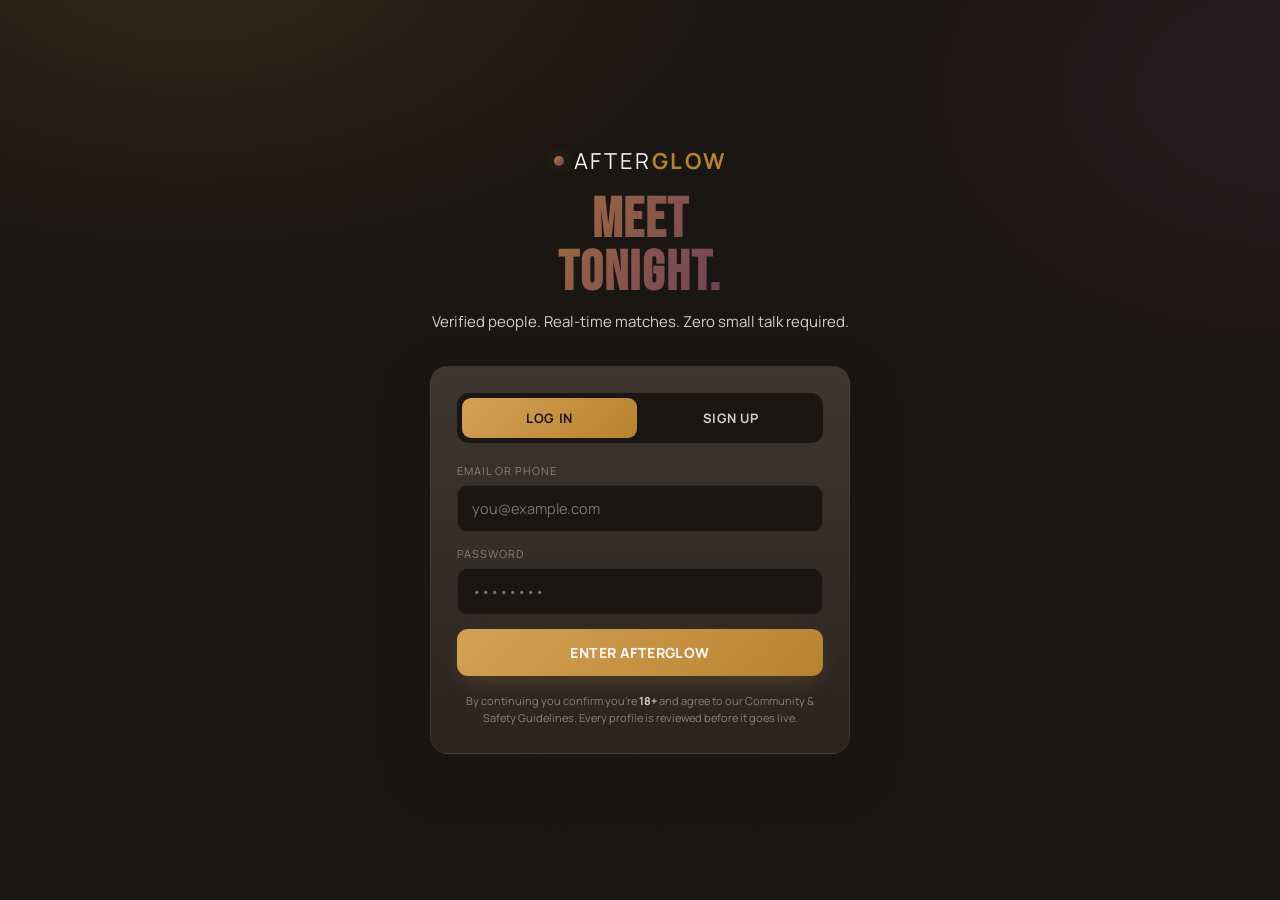
<file: index.html>
<!DOCTYPE html>
<html lang="en">
<head>
<meta charset="UTF-8">
<meta name="viewport" content="width=device-width, initial-scale=1.0, maximum-scale=1, user-scalable=no">
<title>AFTERGLOW — Find your match</title>
<link rel="preconnect" href="https://fonts.googleapis.com">
<link href="https://fonts.googleapis.com/css2?family=Bebas+Neue&family=DM+Mono:wght@400;500&family=Manrope:wght@400;500;600;700;800&display=swap" rel="stylesheet">

<link rel="stylesheet" href="css/variables.css">
<link rel="stylesheet" href="css/base.css">
<link rel="stylesheet" href="css/components.css">
<link rel="stylesheet" href="css/auth.css">
</head>
<body>

<div id="app">
  <section id="screen-auth" class="screen active">
    <div class="auth-wrap">
      <div class="auth-hero">
        <div class="brandmark"><span class="dot"></span><span class="word">AFTER<b>GLOW</b></span></div>
        <h1>MEET<br>TONIGHT.</h1>
        <p>Verified people. Real-time matches. Zero small talk required.</p>
      </div>

      <div class="card">
        <div class="tabs">
          <button id="tab-login" class="active" onclick="switchAuthTab('login')">Log In</button>
          <button id="tab-signup" onclick="switchAuthTab('signup')">Sign Up</button>
        </div>

        <!-- LOGIN -->
        <form id="form-login" onsubmit="return handleLogin(event)">
          <div class="field">
            <label>Email or phone</label>
            <input type="text" id="login-id" placeholder="you@example.com" required>
          </div>
          <div class="field">
            <label>Password</label>
            <input type="password" id="login-pw" placeholder="••••••••" required>
          </div>
          <button type="submit" class="btn btn-primary">Enter Afterglow</button>
        </form>

        <!-- SIGNUP -->
        <form id="form-signup" style="display:none" onsubmit="return handleSignup(event)">
          <div class="field">
            <label>Email</label>
            <input type="email" id="signup-email" placeholder="you@example.com" required>
          </div>
          <div class="field">
            <label>Password</label>
            <input type="password" id="signup-pw" placeholder="8+ characters" minlength="8" required>
          </div>
          <div class="field">
            <label>Date of birth</label>
            <input type="date" id="signup-dob" required>
            <div class="error" id="dob-error">You must be 18 or older to join.</div>
          </div>
          <button type="submit" class="btn btn-primary">Create Account</button>
        </form>

        <p class="legal">By continuing you confirm you're <b>18+</b> and agree to our Community &amp; Safety Guidelines. Every profile is reviewed before it goes live.</p>
      </div>
    </div>
  </section>
</div>

<div class="toast" id="toast"></div>

<script src="js/state.js"></script>
<script src="js/utils.js"></script>
<script src="js/auth.js"></script>
</body>
</html>
</file>
<file: css/variables.css>
/* ============ DESIGN TOKENS ============ */
:root{
  --amber-50:#FFF8F0;
  --amber-100:#FFECD6;
  --amber-400:#D4A056;
  --amber-500:#B8832E;
  --amber-600:#96641F;
  --warm-900:#1A1614;
  --warm-700:#3D3631;
  --warm-400:#8C8279;
  --warm-200:#D6CFC7;
  --warm-50:#F7F4F1;
  --plum-500:#6B3A5E;
  --plum-700:#4A2642;
  --rose-500:#C45B5B;
  --sage-500:#5B8C6B;
  --sky-400:#6B9DC4;

  --navy-950:var(--warm-900);
  --navy-900:#2A2420;
  --navy-800:var(--warm-700);
  --navy-700:#4A423D;
  --navy-600:#5B554F;
  --gold:var(--amber-400);
  --gold-bright:var(--amber-500);
  --cyan:var(--plum-500);
  --cyan-dim:var(--plum-700);
  --pink:var(--rose-500);
  --text-hi:var(--warm-50);
  --text-mid:var(--warm-200);
  --text-low:var(--warm-400);
  --danger:var(--rose-500);
  --ok:var(--sage-500);
  --radius:18px;
  --shadow-lift:0 20px 60px -15px rgba(26,22,20,.65);
}
</file>
<file: css/base.css>
/* ============ RESET + BASE TYPOGRAPHY ============ */
*{box-sizing:border-box; margin:0; padding:0;}
html,body{height:100%;}
body{
  font-family:'Manrope',sans-serif;
  background:
    radial-gradient(ellipse 900px 500px at 15% -5%, rgba(184,131,46,.16), transparent 60%),
    radial-gradient(ellipse 700px 500px at 100% 10%, rgba(107,58,94,.18), transparent 55%),
    var(--navy-950);
  color:var(--text-hi);
  min-height:100vh;
  overflow-x:hidden;
  position:relative;
}
body::before{
  content:"";
  position:fixed; inset:0; pointer-events:none; z-index:0;
  background-image:
    repeating-linear-gradient(115deg, rgba(255,255,255,.012) 0px, rgba(255,255,255,.012) 1px, transparent 1px, transparent 3px);
  opacity:.5;
}
h1,h2,h3,.display{ font-family:'Bebas Neue',sans-serif; letter-spacing:.03em; }
.mono{ font-family:'DM Mono',monospace; letter-spacing:.02em; }
a{color:inherit; text-decoration:none;}
button{font-family:inherit; cursor:pointer;}
::selection{background:var(--amber-500); color:var(--warm-50);}

.brandmark{ display:flex; align-items:center; gap:10px; }
.brandmark .dot{
  width:10px; height:10px; border-radius:50%;
  background:linear-gradient(135deg,var(--amber-500),var(--plum-500));
  box-shadow:0 0 16px rgba(184,131,46,.35);
}
.brandmark .word{ font-size:22px; letter-spacing:.12em; }
.brandmark .word b{ color:var(--amber-500); }

#app{ position:relative; z-index:1; min-height:100vh; }
</file>
<file: css/components.css>
/* ============ SHARED UI COMPONENTS ============ */
.card{
  background:linear-gradient(180deg, var(--navy-800), var(--navy-900));
  border:1px solid rgba(255,255,255,.06);
  border-radius:var(--radius);
  box-shadow:var(--shadow-lift);
  padding:26px;
}

.tabs{ display:flex; gap:6px; background:var(--navy-950); padding:5px; border-radius:12px; margin-bottom:20px; }
.tabs button{
  flex:1; padding:11px; border:none; background:transparent; color:var(--text-mid);
  border-radius:9px; font-weight:700; font-size:13px; letter-spacing:.04em; text-transform:uppercase;
  transition:.2s;
}
.tabs button.active{ background:linear-gradient(135deg,var(--gold),var(--gold-bright)); color:var(--navy-950); }

.field{ margin-bottom:14px; }
.field label{ display:block; font-size:11px; text-transform:uppercase; letter-spacing:.09em; color:var(--text-low); margin-bottom:7px; }
.field input, .field select, .field textarea{
  width:100%; background:var(--navy-950); border:1px solid rgba(255,255,255,.08);
  color:var(--text-hi); padding:13px 14px; border-radius:10px; font-size:14.5px; font-family:inherit;
  transition:.15s;
}
.field input:focus, .field select:focus, .field textarea:focus{ outline:none; border-color:var(--cyan); box-shadow:0 0 0 3px rgba(107,58,94,.16); }
.field .hint{ font-size:11.5px; color:var(--text-low); margin-top:6px; }
.field .error{ font-size:11.5px; color:var(--danger); margin-top:6px; display:none; }
.row2{ display:grid; grid-template-columns:1fr 1fr; gap:12px; }

.btn{
  width:100%; padding:14px; border:none; border-radius:11px; font-weight:800; font-size:14px;
  letter-spacing:.03em; text-transform:uppercase; transition:.18s;
}
.btn-primary{ background:linear-gradient(135deg,var(--amber-400),var(--amber-500)); color:var(--warm-50); box-shadow:0 8px 24px -8px rgba(184,131,46,.35); }
.btn-primary:hover{ transform:translateY(-1px); box-shadow:0 12px 30px -8px rgba(184,131,46,.48); }
.btn-primary:disabled{ opacity:.4; cursor:not-allowed; transform:none; box-shadow:none; }
.btn-ghost{ background:transparent; border:1px solid rgba(255,255,255,.14); color:var(--text-hi); }
.btn-ghost:hover{ border-color:var(--cyan); color:var(--cyan); }
.btn-cyan{ background:linear-gradient(135deg,var(--cyan-dim),var(--cyan)); color:var(--navy-950); }
.btn-danger{ background:transparent; border:1px solid rgba(255,93,109,.4); color:var(--danger); }
.btn-sm{ padding:9px 14px; font-size:12px; border-radius:9px; }

.legal{ font-size:11px; color:var(--text-low); text-align:center; margin-top:16px; line-height:1.6; }
.legal b{ color:var(--text-mid); }

.chip-grid{ display:flex; flex-wrap:wrap; gap:9px; }
.chip{
  padding:10px 16px; border-radius:99px; border:1px solid rgba(255,255,255,.12);
  background:var(--navy-800); font-size:13.5px; font-weight:600; color:var(--text-mid); transition:.15s;
}
.chip.selected{ background:linear-gradient(135deg,var(--cyan-dim),var(--cyan)); border-color:transparent; color:var(--navy-950); }

.avatar-grid{ display:grid; grid-template-columns:repeat(4,1fr); gap:12px; }
.avatar-opt{
  aspect-ratio:1; border-radius:16px; display:flex; align-items:center; justify-content:center;
  font-size:26px; border:2px solid transparent; cursor:pointer; transition:.15s; position:relative;
  background:var(--navy-800);
}
.avatar-opt.selected{ border-color:var(--gold-bright); box-shadow:0 0 0 3px rgba(184,131,46,.2); }
.avatar-opt.selected::after{ content:"\2713"; position:absolute; top:4px; right:6px; font-size:11px; color:var(--navy-950); background:var(--gold-bright); width:16px; height:16px; border-radius:50%; display:flex; align-items:center; justify-content:center; }

.photo-slot{
  aspect-ratio:3/4; border-radius:14px; border:2px dashed rgba(255,255,255,.15);
  display:flex; align-items:center; justify-content:center; color:var(--text-low); font-size:24px;
  background:var(--navy-800); position:relative; overflow:hidden;
}
.photo-slot.filled{ border-style:solid; border-color:rgba(184,131,46,.3); }
.photo-slot .badge{ position:absolute; bottom:6px; left:6px; right:6px; font-size:9px; text-align:center; background:rgba(0,0,0,.55); padding:3px; border-radius:6px; letter-spacing:.05em;}
.photo-grid{ display:grid; grid-template-columns:repeat(3,1fr); gap:10px; }
.avatar-photo{ width:100%; height:100%; object-fit:cover; display:block; }
.profile-photo{ border-radius:50%; }

.toggle{ width:42px; height:24px; border-radius:99px; background:var(--navy-700); position:relative; transition:.2s; flex-shrink:0; border:none; }
.toggle::after{ content:""; position:absolute; width:18px; height:18px; border-radius:50%; background:var(--text-mid); top:3px; left:3px; transition:.2s; }
.toggle.on{ background:linear-gradient(135deg,var(--gold),var(--gold-bright)); }
.toggle.on::after{ left:21px; background:var(--navy-950); }

.safety-banner{ background:linear-gradient(135deg, rgba(255,93,109,.12), rgba(255,93,109,.03)); border:1px solid rgba(255,93,109,.25); border-radius:14px; padding:14px 16px; font-size:12.5px; color:var(--text-mid); margin-bottom:16px; display:flex; gap:10px; align-items:flex-start; }
.safety-banner b{ color:var(--danger); }

.locked-panel{ position:relative; }
.locked-panel .lock-overlay{ position:absolute; inset:0; -webkit-backdrop-filter:blur(9px); backdrop-filter:blur(9px); background:rgba(6,7,13,.5); display:flex; flex-direction:column; align-items:center; justify-content:center; gap:10px; border-radius:14px; }
.locked-panel .lock-overlay .ico{ font-size:26px; }

.empty-state{ text-align:center; padding:50px 20px; color:var(--text-mid); }

.toast{ position:fixed; bottom:100px; left:50%; transform:translateX(-50%) translateY(20px); background:var(--navy-800); border:1px solid rgba(255,255,255,.1); padding:12px 20px; border-radius:99px; font-size:13px; z-index:200; opacity:0; transition:.3s; box-shadow:var(--shadow-lift); }
.toast.show{ opacity:1; transform:translateX(-50%) translateY(0); }

.section-title{ font-size:26px; margin-bottom:14px; }

@media(max-width:420px){
  .auth-hero h1{ font-size:44px; }
}
</file>
<file: css/auth.css>
/* ============ AUTH PAGE (index.html) ============ */
#screen-auth{
  display:flex; align-items:center; justify-content:center;
  padding:32px 20px; min-height:100vh;
}
.auth-wrap{ width:100%; max-width:420px; }
.auth-hero{ text-align:center; margin-bottom:34px; }
.auth-hero .brandmark{ justify-content:center; margin-bottom:18px; }
.auth-hero h1{ font-size:56px; line-height:.95; background:linear-gradient(120deg,var(--gold-bright),var(--cyan) 80%); -webkit-background-clip:text; background-clip:text; color:transparent; }
.auth-hero p{ color:var(--text-mid); margin-top:10px; font-size:15px; }
</file>
<file: css/app-shell.css>
/* ============ APP SHELL: topbar + bottom nav + view switching (pages/app.html) ============ */
.screen{ min-height:100vh; }
.view{ display:none; }
.view.active{ display:block; animation:fadeUp .35s ease both; }
@keyframes fadeUp{ from{opacity:0; transform:translateY(14px);} to{opacity:1; transform:translateY(0);} }

#screen-main{ padding-bottom:88px; }

.topbar{
  position:sticky; top:0; z-index:20;
  display:flex; align-items:center; justify-content:space-between;
  padding:16px 20px; background:rgba(10,13,24,.85); -webkit-backdrop-filter:blur(14px); backdrop-filter:blur(14px);
  border-bottom:1px solid rgba(255,255,255,.06);
}
.topbar-actions{ display:flex; gap:10px; align-items:center; }
.topbar-center{ position:relative; display:flex; align-items:center; gap:10px; }
.profile-pill{
  display:flex; align-items:center; justify-content:center; gap:0; width:44px; height:44px; padding:0; border-radius:50%;
  border:1px solid rgba(255,255,255,.18); background:rgba(255,255,255,.06); color:var(--text-hi);
  cursor:pointer; -webkit-backdrop-filter:blur(10px); backdrop-filter:blur(10px); transition:transform .2s ease, box-shadow .2s ease;
  position:relative;
}
.profile-pill:hover{ transform:translateY(-1px); box-shadow:0 16px 30px rgba(0,0,0,.22); }
.pill-avatar{ width:36px; height:36px; border-radius:50%; display:flex; align-items:center; justify-content:center; background:linear-gradient(135deg,rgba(255,200,0,.16),rgba(0,255,200,.16)); font-size:18px; }
.topbar-badge{ position:absolute; top:-4px; right:-4px; width:18px; height:18px; border-radius:50%; background:var(--pink); color:#fff; font-size:10px; font-weight:800; display:flex; align-items:center; justify-content:center; border:2px solid rgba(26,22,20,.95); }
.profile-dropdown{
  position:absolute; top:calc(100% + 10px); right:0; min-width:320px; background:rgba(6,9,20,.98); border:1px solid rgba(255,255,255,.08); box-shadow:0 22px 60px rgba(0,0,0,.35); border-radius:22px; padding:14px; display:none; flex-direction:column; gap:12px; z-index:50;
}
.profile-dropdown.show,
.topbar-center:hover .profile-dropdown{ display:flex; }
.hook-row{ display:grid; grid-template-columns:repeat(4, minmax(0, 1fr)); gap:10px; }
.hook-btn{ display:flex; flex-direction:column; align-items:center; justify-content:center; gap:6px; padding:12px 8px; border-radius:18px; background:rgba(255,255,255,.05); border:1px solid rgba(255,255,255,.08); color:var(--text-hi); font-size:11px; cursor:pointer; transition:.15s; min-height:86px; }
.hook-btn:hover{ background:linear-gradient(135deg, rgba(255,255,255,.12), rgba(107,58,94,.12)); border-color:rgba(184,131,46,.24); transform:translateY(-1px); }
.hook-icon, .action-icon, .nav-icon{ width:20px; height:20px; object-fit:cover; border-radius:8px; display:block; }
.hook-label{ font-size:10px; font-weight:700; text-transform:uppercase; letter-spacing:.08em; }
.icon-btn{
  width:38px; height:38px; border-radius:11px; background:var(--navy-800); border:1px solid rgba(255,255,255,.08);
  display:flex; align-items:center; justify-content:center; font-size:17px; position:relative;
}
.icon-btn .badge-dot{
  position:absolute; top:-3px; right:-3px; background:var(--pink); color:#fff; font-size:9px; font-weight:800;
  width:16px; height:16px; border-radius:50%; display:flex; align-items:center; justify-content:center;
}
.drawer-overlay{ position:fixed; inset:0; z-index:120; background:rgba(0,0,0,.45); display:none; align-items:flex-end; justify-content:flex-end; }
.drawer-overlay.show{ display:flex; }
.drawer-panel{ width:min(420px,100%); max-width:420px; height:100%; background:rgba(6,9,20,.98); -webkit-backdrop-filter:blur(18px); backdrop-filter:blur(18px); padding:22px; display:flex; flex-direction:column; gap:18px; transform:translateX(100%); transition:transform .3s ease; }
.drawer-overlay.show .drawer-panel{ transform:translateX(0); }
.drawer-header{ display:flex; justify-content:space-between; align-items:flex-start; gap:14px; }
.drawer-title{ font-size:18px; font-weight:800; }
.drawer-sub{ font-size:12px; color:var(--text-mid); margin-top:4px; }
.drawer-close{ background:none; border:none; color:var(--text-mid); font-size:24px; cursor:pointer; }
.privacy-score{ background:rgba(255,255,255,.05); border:1px solid rgba(255,255,255,.08); border-radius:18px; padding:14px; }
.score-label{ font-size:11px; text-transform:uppercase; letter-spacing:.12em; color:var(--text-low); margin-bottom:10px; }
.score-bar{ width:100%; height:12px; background:rgba(255,255,255,.08); border-radius:999px; overflow:hidden; margin-bottom:10px; }
.score-bar span{ display:block; width:80%; height:100%; background:linear-gradient(90deg,var(--cyan),var(--gold-bright)); border-radius:999px; transition:width .25s ease; }
.score-text{ font-size:12px; color:var(--text-mid); }
.drawer-toggles{ display:flex; flex-direction:column; gap:12px; }
.toggle-item{ display:flex; justify-content:space-between; align-items:center; gap:12px; padding:14px; background:rgba(255,255,255,.04); border:1px solid rgba(255,255,255,.08); border-radius:18px; }
.toggle-item .lab{ font-size:14px; font-weight:700; }
.toggle-item .sub{ font-size:11px; color:var(--text-low); margin-top:4px; }
.drawer-actions{ margin-top:auto; display:flex; flex-direction:column; gap:12px; }
@media(max-width:640px){ .hook-row{ grid-template-columns:repeat(2,minmax(0,1fr)); } .profile-dropdown{ min-width:calc(100vw - 28px); right:-10px; top:calc(100% + 8px); } .drawer-panel{ max-width:100%; } }

.bottomnav{
  position:fixed; bottom:0; left:0; right:0; z-index:30;
  display:flex; background:rgba(10,13,24,.92); -webkit-backdrop-filter:blur(16px); backdrop-filter:blur(16px);
  border-top:1px solid rgba(255,255,255,.07); padding:8px 6px 12px;
}
.nav-btn{ flex:1; background:none; border:none; display:flex; flex-direction:column; align-items:center; gap:4px; padding:6px; color:var(--text-low); font-size:9.5px; letter-spacing:.05em; text-transform:uppercase; font-weight:700; position:relative; }
.nav-btn .ico{ font-size:20px; }
.nav-btn.active{ color:var(--gold-bright); }
.nav-btn .navdot{ position:absolute; top:2px; right:22%; width:7px; height:7px; border-radius:50%; background:var(--pink); }
</file>
<file: css/discover.css>
/* ============ DISCOVER / SWIPE DECK (partials/discover.html) ============ */
#view-discover{ display:none; padding:18px 20px 10px; flex-direction:column; align-items:center; }
#view-discover.active{ display:flex; }
.deck{ position:relative; width:100%; max-width:340px; height:500px; margin:0 auto; }
.swipe-card{
  position:absolute; inset:0; border-radius:20px; overflow:hidden;
  background:var(--navy-800); border:1px solid rgba(255,255,255,.08);
  box-shadow:var(--shadow-lift); user-select:none; touch-action:none;
  display:flex; flex-direction:column; justify-content:flex-end;
  transition:transform .35s cubic-bezier(.2,.9,.3,1), opacity .3s;
  cursor:grab;
}
.swipe-card:active{ cursor:grabbing; }
.card-art{
  position:absolute; inset:0;
  display:flex; align-items:center; justify-content:center; font-size:92px;
  background:var(--navy-700);
}
.card-art .avatar-photo{ width:100%; height:100%; object-fit:cover; }
.card-art::after{
  content:""; position:absolute; inset:0;
  background:linear-gradient(180deg, transparent 35%, rgba(6,7,13,.92) 100%);
}
.card-body{ position:relative; padding:18px; z-index:2; }
.card-body .name-row{ display:flex; align-items:baseline; gap:6px; }
.card-body .name-row h3{ font-size:26px; }
.card-body .age{ font-size:16px; color:var(--text-mid); font-family:'DM Mono',monospace; }
.verified-tick{ background:var(--cyan); color:var(--navy-950); font-size:10px; font-weight:800; padding:2px 7px; border-radius:99px; letter-spacing:.03em; }
.card-body .loc{ font-size:12px; color:var(--text-mid); margin-top:4px; }
.card-body .bio{ font-size:12.5px; color:var(--text-hi); margin-top:8px; line-height:1.5; opacity:.9; }
.card-body .tags{ display:flex; flex-wrap:wrap; gap:5px; margin-top:10px; }
.card-body .tags span{ font-size:10px; padding:4px 9px; background:rgba(255,255,255,.08); border-radius:99px; }
.stamp{
  position:absolute; top:32px; padding:7px 16px; border:3px solid; border-radius:10px;
  font-family:'Bebas Neue',sans-serif; font-size:26px; letter-spacing:.08em; opacity:0; transform:rotate(-18deg);
  z-index:5;
}
.stamp.like{ left:20px; border-color:var(--ok); color:var(--ok); }
.stamp.pass{ right:20px; border-color:var(--danger); color:var(--danger); transform:rotate(18deg); }

.deck-empty{ text-align:center; padding:50px 18px; color:var(--text-mid); }
.deck-empty .display{ font-size:26px; color:var(--text-hi); margin-bottom:8px;}

.swipe-actions{ display:flex; gap:12px; justify-content:center; margin-top:18px; }
.round-btn{
  width:52px; height:52px; border-radius:50%; border:1px solid rgba(255,255,255,.1);
  background:var(--navy-800); font-size:20px; display:flex; align-items:center; justify-content:center;
  transition:.15s; box-shadow:0 8px 18px -8px rgba(0,0,0,.6);
}
.round-btn:hover{ transform:translateY(-2px); }
.round-btn.pass{ color:var(--danger); }
.round-btn.like{ color:var(--ok); width:62px; height:62px; font-size:24px; background:linear-gradient(135deg,rgba(66,225,154,.15),rgba(66,225,154,.05)); border-color:rgba(66,225,154,.3); }
.round-btn.super{ color:var(--cyan); }
.round-btn.rewind{ color:var(--gold); font-size:16px; }

.discover-suggestions{ width:100%; max-width:340px; margin:16px auto 0; padding:14px 16px; background:rgba(255,255,255,.04); border:1px solid rgba(255,255,255,.06); border-radius:20px; }
.discover-suggestions .suggestion-head{ font-size:11px; text-transform:uppercase; letter-spacing:.12em; color:var(--text-low); margin-bottom:10px; }
.discover-suggestions .chip-grid{ display:grid; grid-template-columns:repeat(2,minmax(0,1fr)); gap:10px; }
.suggestion-chip{ width:100%; padding:10px 12px; border-radius:14px; background:rgba(255,255,255,.05); border:1px solid rgba(255,255,255,.08); color:var(--text-hi); font-size:12px; cursor:pointer; transition:.15s; text-align:center; }
.suggestion-chip:hover{ background:rgba(255,255,255,.1); }

@media(max-width:420px){
  .deck{ height:58vh; max-width:100%; }
  .discover-suggestions{ width:calc(100vw - 36px); }
}
</file>
<file: css/matches.css>
/* ============ MATCHES LIST (partials/matches.html) ============ */
#view-matches{ display:none; padding:18px 20px; }
#view-matches.active{ display:block; }
.match-strip{ display:flex; gap:12px; overflow-x:auto; padding-bottom:14px; margin-bottom:8px; }
.match-strip::-webkit-scrollbar{ height:5px; }
.match-strip::-webkit-scrollbar-thumb{ background:var(--navy-700); border-radius:5px; }
.match-bubble{ text-align:center; flex-shrink:0; width:68px; }
.match-bubble .circ{
  width:64px; height:64px; border-radius:50%; display:flex; align-items:center; justify-content:center;
  font-size:28px; border:2px solid var(--gold-bright); background:var(--navy-800); position:relative; overflow:hidden;
}
.match-bubble .circ.new::before{ content:"NEW"; position:absolute; bottom:-8px; left:50%; transform:translateX(-50%); font-size:8px; background:var(--pink); padding:2px 6px; border-radius:99px; font-weight:800; letter-spacing:.04em; }
.match-bubble p{ font-size:11px; margin-top:8px; color:var(--text-mid); }

.chat-row{
  display:flex; gap:13px; align-items:center; padding:13px; border-radius:14px; background:var(--navy-800);
  border:1px solid rgba(255,255,255,.05); margin-bottom:9px; transition:.15s;
}
.chat-row:hover{ border-color:rgba(212,175,55,.3); }
.chat-row .circ{ width:52px; height:52px; border-radius:50%; display:flex; align-items:center; justify-content:center; font-size:24px; background:var(--navy-700); flex-shrink:0; overflow:hidden; }
.chat-row .meta{ flex:1; min-width:0; }
.chat-row .meta .top{ display:flex; justify-content:space-between; align-items:baseline; }
.chat-row .meta h4{ font-size:15.5px; font-weight:700; }
.chat-row .meta .time{ font-size:11px; color:var(--text-low); }
.chat-row .meta .preview{ font-size:12.5px; color:var(--text-mid); margin-top:3px; white-space:nowrap; overflow:hidden; text-overflow:ellipsis; }
.chat-row .unread{ width:9px; height:9px; border-radius:50%; background:var(--pink); flex-shrink:0; }
</file>
<file: css/chat.css>
/* ============ CHAT THREAD (partials/chat.html) ============ */
#view-chat{ display:none; flex-direction:column; height:100vh; }
#view-chat.active{ display:flex; }
.chat-header{
  display:flex; align-items:center; gap:12px; padding:14px 18px;
  border-bottom:1px solid rgba(255,255,255,.06); background:var(--navy-900); position:sticky; top:0; z-index:10;
}
.chat-header .circ{ width:40px; height:40px; border-radius:50%; background:var(--navy-700); display:flex; align-items:center; justify-content:center; font-size:19px; overflow:hidden; }
.chat-header .info h4{ font-size:15px; }
.chat-header .info p{ font-size:11px; color:var(--ok); }
.chat-thread{ flex:1; overflow-y:auto; padding:18px 16px; display:flex; flex-direction:column; gap:9px; }
.bubble{ max-width:75%; padding:11px 14px; border-radius:16px; font-size:14px; line-height:1.4; }
.bubble.them{ align-self:flex-start; background:var(--navy-800); border-bottom-left-radius:4px; }
.bubble.me{ align-self:flex-end; background:linear-gradient(135deg,var(--cyan-dim),var(--cyan)); color:var(--navy-950); border-bottom-right-radius:4px; font-weight:600; }
.bubble.system{ align-self:center; font-size:11.5px; color:var(--text-low); background:transparent; }
.chat-input-bar{ display:flex; gap:10px; padding:14px 16px; border-top:1px solid rgba(255,255,255,.06); background:var(--navy-900); }
.chat-input-bar input{ flex:1; background:var(--navy-800); border:1px solid rgba(255,255,255,.08); border-radius:99px; padding:12px 18px; color:var(--text-hi); font-family:inherit; }
.chat-input-bar input:focus{ outline:none; border-color:var(--cyan); }
.send-btn{ width:44px; height:44px; border-radius:50%; background:linear-gradient(135deg,var(--gold),var(--gold-bright)); border:none; color:var(--navy-950); font-size:17px; }
</file>
<file: css/profile.css>
/* ============ PROFILE (partials/profile.html) ============ */
#view-profile{ display:none; padding:16px 18px 36px; }
#view-profile.active{ display:block; }
.profile-hero{ text-align:center; margin-bottom:14px; }
.profile-hero .circ-lg{ width:92px; height:92px; border-radius:50%; margin:0 auto 10px; display:flex; align-items:center; justify-content:center; font-size:42px; background:var(--navy-800); border:2px solid var(--gold-bright); overflow:hidden; }
.profile-hero h2{ font-size:24px; }
.profile-hero .verify-line{ font-size:11px; color:var(--cyan); margin-top:4px; }
.profile-suggestions{ background:rgba(255,255,255,.04); border:1px solid rgba(255,255,255,.08); border-radius:20px; padding:14px 16px; margin-bottom:18px; }
.profile-suggestions .suggestion-head{ font-size:11px; text-transform:uppercase; letter-spacing:.12em; color:var(--text-low); margin-bottom:8px; }
.profile-suggestions .suggestion-grid{ display:grid; grid-template-columns:repeat(2,minmax(0,1fr)); gap:10px; }
.suggestion-chip{ width:100%; padding:10px 12px; border-radius:14px; background:rgba(255,255,255,.05); border:1px solid rgba(255,255,255,.08); color:var(--text-hi); font-size:12px; cursor:pointer; text-align:center; transition:.15s; }
.suggestion-chip:hover{ background:rgba(255,255,255,.1); }
.stat-grid{ display:grid; grid-template-columns:repeat(3,1fr); gap:8px; margin:16px 0; }
.stat-card{ background:var(--navy-800); border-radius:14px; padding:12px; text-align:center; border:1px solid rgba(255,255,255,.05); }
.stat-card .num{ font-size:24px; font-family:'Bebas Neue',sans-serif; color:var(--gold-bright); }
.stat-card .lbl{ font-size:9px; color:var(--text-low); text-transform:uppercase; letter-spacing:.06em; margin-top:2px; }

/* Section headers */
.section-header{ font-size:12px; font-weight:600; text-transform:uppercase; color:var(--text-low); letter-spacing:.08em; margin:24px 0 12px; padding:0 4px; }

.settings-list{ display:flex; flex-direction:column; gap:8px; }
.settings-item{ display:flex; justify-content:space-between; align-items:center; padding:14px 16px; background:var(--navy-800); border-radius:12px; border:1px solid rgba(255,255,255,.05); }
.settings-item .lab{ font-size:14px; }
.settings-item .sub{ font-size:11px; color:var(--text-low); }

/* Upgrade banner */
.upgrade-banner{ background:linear-gradient(135deg, rgba(255,200,0,.1), rgba(0,255,200,.05)); border:1px solid rgba(255,200,0,.2); }
.upgrade-banner .lab{ color:var(--gold-bright); }

/* MODALS */
.modal-overlay{ position:fixed; top:0; left:0; right:0; bottom:0; background:rgba(0,0,0,.7); display:none; align-items:center; justify-content:center; z-index:1000; padding:20px; }
.modal-overlay.show{ display:flex; }
.modal-box{ background:var(--navy-900); border-radius:20px; max-height:80vh; overflow-y:auto; width:100%; max-width:500px; box-shadow:0 20px 60px rgba(0,0,0,.8); }
.modal-header{ display:flex; justify-content:space-between; align-items:center; padding:20px; border-bottom:1px solid rgba(255,255,255,.05); }
.modal-header h3{ margin:0; font-size:18px; }
.modal-close{ background:none; border:none; color:var(--text-mid); font-size:24px; cursor:pointer; padding:0; width:32px; height:32px; display:flex; align-items:center; justify-content:center; }
.modal-close:hover{ color:var(--text-high); }
.modal-body{ padding:20px; }

/* Plan grid */
.plan-grid{ display:grid; grid-template-columns:repeat(auto-fit, minmax(140px, 1fr)); gap:12px; margin-bottom:20px; }
.plan-card{ background:var(--navy-800); border:1px solid rgba(255,255,255,.08); border-radius:18px; padding:18px; display:flex; flex-direction:column; position:relative; transition:transform 0.25s ease, border-color 0.25s ease; }
.plan-card:hover{ transform:translateY(-2px); border-color:rgba(0,255,200,.2); }
.plan-card.featured{ background:linear-gradient(135deg, rgba(107,58,94,.16), rgba(184,131,46,.12)); border:1.5px solid var(--cyan); }
.plan-badge{ position:absolute; top:-12px; left:50%; transform:translateX(-50%); background:var(--gold-bright); color:var(--navy-900); font-size:11px; font-weight:700; padding:5px 12px; border-radius:999px; letter-spacing:.02em; }
.plan-name{ font-size:16px; font-weight:700; margin:8px 0 4px; }
.plan-price{ font-size:20px; font-family:'Bebas Neue',sans-serif; color:var(--gold-bright); margin-bottom:12px; }
.plan-features{ display:flex; flex-direction:column; gap:8px; margin-bottom:14px; flex:1; }
.plan-features .feature{ font-size:12px; color:var(--text-mid); display:flex; align-items:center; gap:8px; }
.plan-features .feature:before{ content:'✓'; color:var(--cyan); font-size:12px; }
.upgrade-hero{ display:flex; justify-content:space-between; gap:18px; margin-bottom:18px; padding:18px; background:rgba(0,255,200,.06); border:1px solid rgba(0,255,200,.12); border-radius:22px; }
.upgrade-tag{ display:inline-flex; padding:6px 12px; border-radius:999px; background:rgba(184,131,46,.14); color:var(--gold-bright); font-size:11px; font-weight:700; text-transform:uppercase; letter-spacing:.12em; margin-bottom:10px; }
.upgrade-title{ font-size:18px; font-weight:800; margin:0 0 8px; }
.upgrade-copy{ margin:0; font-size:13px; color:var(--text-mid); line-height:1.6; }
.upgrade-summary{ display:flex; flex-direction:column; gap:10px; align-items:flex-start; justify-content:center; min-width:180px; }
.upgrade-stat{ font-size:12px; color:var(--text-low); }
.upgrade-progress{ font-size:14px; font-weight:700; color:var(--gold-bright); }
.upgrade-actions{ display:flex; flex-direction:column; gap:10px; margin-bottom:18px; }
.upgrade-subtext{ font-size:12px; color:var(--text-mid); }
@media (max-width:780px){
  .upgrade-hero{ flex-direction:column; }
}

/* Payment methods list */
#payment-methods-list{ display:flex; flex-direction:column; gap:12px; min-height:60px; }
.payment-method-item{ background:var(--navy-800); border:1px solid rgba(255,255,255,.08); border-radius:12px; padding:14px; display:flex; justify-content:space-between; align-items:center; }
.payment-method-item .method-info .method-type{ font-size:14px; font-weight:500; }
.payment-method-item .method-info .method-last{ font-size:11px; color:var(--text-low); }

.pricing-hero{ display:grid; grid-template-columns:repeat(3, minmax(0, 1fr)); gap:12px; margin-bottom:18px; }
.pricing-card{ background:rgba(255,255,255,.05); border:1px solid rgba(255,255,255,.08); border-radius:20px; padding:16px; display:flex; flex-direction:column; gap:10px; }
.pricing-card.highlight{ background:linear-gradient(135deg, rgba(0,255,200,.12), rgba(255,200,0,.10)); border-color:rgba(0,255,200,.25); }
.plan-name{ font-size:13px; font-weight:700; text-transform:uppercase; letter-spacing:.12em; color:var(--text-low); }
.plan-price{ font-size:22px; font-family:'Bebas Neue',sans-serif; color:var(--gold-bright); }
.plan-benefit{ font-size:12px; color:var(--text-mid); }
.trial-banner{ display:flex; justify-content:space-between; align-items:center; gap:12px; padding:16px 18px; background:rgba(0,255,200,.08); border:1px solid rgba(0,255,200,.18); border-radius:22px; margin-bottom:18px; }
.trial-banner .btn-sm{ padding:10px 16px; }
.payment-panel{ display:grid; gap:18px; }
.payment-header{ display:flex; justify-content:space-between; align-items:flex-start; gap:12px; }
.payment-summary{ padding:18px; background:rgba(255,255,255,.04); border:1px solid rgba(255,255,255,.08); border-radius:22px; }
.card-preview{ min-height:180px; padding:20px; border-radius:24px; background:linear-gradient(135deg, rgba(255,255,255,.08), rgba(255,255,255,.02)); border:1px solid rgba(255,255,255,.09); display:flex; flex-direction:column; justify-content:space-between; gap:12px; }
.card-chip{ width:52px; height:34px; border-radius:10px; background:rgba(255,255,255,.15); box-shadow:inset 0 5px 12px rgba(0,0,0,.2); }
.card-brand{ font-size:14px; letter-spacing:.14em; color:var(--text-low); text-transform:uppercase; }
.card-number{ font-size:18px; letter-spacing:.25em; color:#fff; font-family:'Bebas Neue',sans-serif; }
.card-meta{ display:flex; justify-content:space-between; color:var(--text-mid); font-size:12px; }
.payment-form{ display:grid; gap:14px; }
.payment-card-shell{ background:rgba(255,255,255,.05); border:1px solid rgba(255,255,255,.08); border-radius:26px; padding:18px; -webkit-backdrop-filter:blur(20px); backdrop-filter:blur(20px); box-shadow:0 18px 50px rgba(0,0,0,.2); display:flex; flex-direction:column; gap:14px; }
.card-fields{ display:grid; grid-template-columns:1fr 1fr; gap:14px; }
.payment-form label{ display:flex; flex-direction:column; gap:8px; font-size:12px; color:var(--text-low); }
.payment-form input{ width:100%; padding:14px 16px; border-radius:16px; border:1px solid rgba(255,255,255,.1); background:rgba(26,22,20,.85); color:var(--warm-50); font-size:14px; -webkit-backdrop-filter:blur(16px); backdrop-filter:blur(16px); }
.payment-form input::placeholder{ color:rgba(255,255,255,.45); }
.security-row{ display:flex; flex-wrap:wrap; gap:10px; }
.security-pill{ display:inline-flex; align-items:center; gap:8px; padding:10px 14px; border-radius:16px; background:rgba(255,255,255,.05); border:1px solid rgba(255,255,255,.08); font-size:12px; color:var(--text-mid); }
.security-pill span{ font-size:14px; }
.sticky-paybar{ display:none; position:sticky; bottom:0; width:100%; margin-top:10px; padding:14px 0 0; background:linear-gradient(180deg, transparent, rgba(6,9,20,.96)); }
.sticky-paybar .btn{ width:100%; }
.empty-state{ text-align:center; padding:30px 20px; color:var(--text-low); font-size:14px; }
/* Buttons block */
.btn-block{ width:100%; }

@media (max-width:780px){
  .pricing-hero{ grid-template-columns:1fr; }
  .card-fields{ grid-template-columns:1fr; }
  .payment-form input{ font-size:15px; }
  .modal-box{ max-height:100vh; margin:0 0 0 0; }
  .sticky-paybar{ display:block; }
}

@media (max-width:480px){
  .plan-grid{ grid-template-columns:1fr; }
  .modal-box{ max-width:100%; }
  .profile-dropdown{ right:-10px; width:calc(100vw - 24px); }
  .trial-banner{ flex-direction:column; align-items:flex-start; }
  .trial-banner .btn-sm{ width:100%; }
}

@media (max-width:780px){
  .form-grid{ grid-template-columns:1fr; }
}

@media (max-width:480px){
  .plan-grid{ grid-template-columns:1fr; }
  .modal-box{ max-width:100%; }
  .profile-dropdown{ right:-10px; width:calc(100vw - 24px); }
}
</file>
<file: css/messages.css>
/* ============ MESSAGES (partials/messages.html) ============ */

#view-messages{
  display:none;
  flex-direction: column;
  height: 100vh;
  background: var(--navy-900);
}

#view-messages.active{
  display:flex;
}

.messages-header{
  padding: 16px 20px;
  border-bottom: 1px solid rgba(255,255,255,.05);
  flex-shrink: 0;
}

.messages-header h2{
  font-size: 20px;
  margin: 0 0 12px;
}

.search-box{
  width: 100%;
  padding: 10px 14px;
  background: var(--navy-800);
  border: 1px solid rgba(255,255,255,.08);
  border-radius: 8px;
  color: white;
  font-size: 14px;
}

.search-box::placeholder{
  color: var(--text-low);
}

.messages-list{
  flex: 1;
  overflow-y: auto;
  display: flex;
  flex-direction: column;
  gap: 0;
}

.msg-card{
  display: flex;
  align-items: center;
  padding: 14px 16px;
  border-bottom: 1px solid rgba(255,255,255,.03);
  cursor: pointer;
  transition: background 0.2s ease;
  position: relative;
}

.msg-card:hover{
  background: rgba(0,255,200,.05);
}

.msg-card-avatar{
  width: 56px;
  height: 56px;
  border-radius: 50%;
  background: var(--navy-800);
  display: flex;
  align-items: center;
  justify-content: center;
  font-size: 28px;
  margin-right: 14px;
  flex-shrink: 0;
  border: 2px solid rgba(255,255,255,.08);
  overflow: hidden;
}

.msg-card-content{
  flex: 1;
  min-width: 0;
}

.msg-card-name{
  font-weight: 500;
  font-size: 14px;
  margin-bottom: 4px;
}

.msg-card-preview{
  font-size: 12px;
  color: var(--text-low);
  white-space: nowrap;
  overflow: hidden;
  text-overflow: ellipsis;
}

.msg-card-time{
  font-size: 11px;
  color: var(--text-low);
  margin-left: 12px;
  flex-shrink: 0;
}

.msg-unread-dot{
  width: 12px;
  height: 12px;
  background: var(--cyan);
  border-radius: 50%;
  position: absolute;
  right: 12px;
  top: 50%;
  transform: translateY(-50%);
}

.empty-state{
  display: flex;
  flex-direction: column;
  align-items: center;
  justify-content: center;
  height: 100%;
  color: var(--text-low);
}

/* Message Detail View */
.message-detail{
  display: flex;
  flex-direction: column;
  height: 100%;
  background: var(--navy-900);
}

.message-detail.hidden{
  display: none;
}

.msg-header{
  display: flex;
  align-items: center;
  justify-content: space-between;
  padding: 14px 16px;
  border-bottom: 1px solid rgba(255,255,255,.05);
  flex-shrink: 0;
}

.back-btn{
  background: none;
  border: none;
  color: var(--cyan);
  font-size: 16px;
  cursor: pointer;
  padding: 6px;
  margin-right: 10px;
}

.msg-info{
  display: flex;
  align-items: center;
  gap: 10px;
  flex: 1;
}

.circ-sm{
  width: 40px;
  height: 40px;
  border-radius: 50%;
  background: var(--navy-800);
  display: flex;
  align-items: center;
  justify-content: center;
  font-size: 20px;
  overflow: hidden;
}

.msg-name{
  font-weight: 500;
  font-size: 14px;
}

.msg-status{
  font-size: 11px;
  color: var(--text-low);
}

.msg-menu{
  background: none;
  border: none;
  color: var(--text-mid);
  font-size: 18px;
  cursor: pointer;
  padding: 6px;
}

.msg-thread{
  flex: 1;
  overflow-y: auto;
  padding: 16px 14px;
  display: flex;
  flex-direction: column;
  gap: 10px;
}

.msg-bubble{
  display: flex;
  flex-direction: column;
  max-width: 80%;
  padding: 10px 14px;
  border-radius: 16px;
  font-size: 13px;
  line-height: 1.4;
  animation: slideIn 0.3s ease;
}

.msg-bubble.me{
  align-self: flex-end;
  background: linear-gradient(135deg, var(--gold), var(--gold-bright));
  color: var(--navy-950);
}

.msg-bubble.them{
  align-self: flex-start;
  background: var(--navy-800);
  color: var(--text-high);
  border: 1px solid rgba(255,255,255,.08);
}

.msg-time{
  font-size: 10px;
  opacity: 0.7;
  margin-top: 3px;
}

@keyframes slideIn {
  from {
    opacity: 0;
    transform: translateY(10px);
  }
  to {
    opacity: 1;
    transform: translateY(0);
  }
}

.msg-input-box{
  display: flex;
  gap: 8px;
  padding: 12px 14px;
  border-top: 1px solid rgba(255,255,255,.05);
  flex-shrink: 0;
  background: var(--navy-800);
}

.msg-input{
  flex: 1;
  padding: 10px 12px;
  background: var(--navy-900);
  border: 1px solid rgba(255,255,255,.08);
  border-radius: 20px;
  color: white;
  font-size: 13px;
  font-family: inherit;
}

.msg-input:focus{
  outline: none;
  border-color: var(--cyan);
}

.msg-send-btn{
  width: 36px;
  height: 36px;
  border-radius: 50%;
  background: linear-gradient(135deg, var(--gold), var(--gold-bright));
  border: none;
  color: var(--navy-950);
  font-size: 16px;
  cursor: pointer;
  display: flex;
  align-items: center;
  justify-content: center;
  transition: transform 0.2s ease;
}

.msg-send-btn:hover{
  transform: scale(1.05);
}

.msg-send-btn:active{
  transform: scale(0.95);
}
</file>
<file: css/modal.css>
/* ============ MATCH MODAL (partials/match-modal.html) ============ */
.modal-overlay{
  position:fixed; inset:0; z-index:100; background:rgba(6,7,13,.88); backdrop-filter:blur(6px);
  display:none; align-items:center; justify-content:center; padding:20px;
}
.modal-overlay.active{ display:flex; animation:fadeUp .3s ease both; }
.match-modal{ text-align:center; max-width:380px; width:100%; }
.match-modal .headline{ font-size:52px; background:linear-gradient(120deg,var(--gold-bright),var(--pink)); -webkit-background-clip:text; background-clip:text; color:transparent; margin-bottom:6px; }
.match-modal .sub{ color:var(--text-mid); margin-bottom:26px; font-size:14px; }
.match-pair{ display:flex; align-items:center; justify-content:center; margin-bottom:30px; }
.match-pair .circ{ width:96px; height:96px; border-radius:50%; display:flex; align-items:center; justify-content:center; font-size:44px; background:var(--navy-800); border:3px solid var(--gold-bright); overflow:hidden; }
.match-pair .circ:last-child{ margin-left:-22px; border-color:var(--cyan); }
.match-modal .actions{ display:flex; flex-direction:column; gap:10px; }
</file>
<file: css/onboarding.css>
/* ============ ONBOARDING PAGE (pages/onboarding.html) ============ */
#screen-onboarding{ padding:28px 20px 100px; max-width:520px; margin:0 auto; }
.progress-track{ height:5px; background:var(--navy-800); border-radius:99px; overflow:hidden; margin-bottom:26px; }
.progress-fill{ height:100%; background:linear-gradient(90deg,var(--gold),var(--cyan)); border-radius:99px; transition:width .35s ease; }
.step{ display:none; }
.step.active{ display:block; animation:fadeUp .4s ease both; }
.step h2{ font-size:34px; margin-bottom:6px; }
.step .sub{ color:var(--text-mid); font-size:14px; margin-bottom:22px; }
.step-nav{ display:flex; gap:10px; margin-top:26px; }
.step-nav .btn{ width:auto; flex:1; }

@keyframes fadeUp{ from{opacity:0; transform:translateY(14px);} to{opacity:1; transform:translateY(0);} }
</file>
